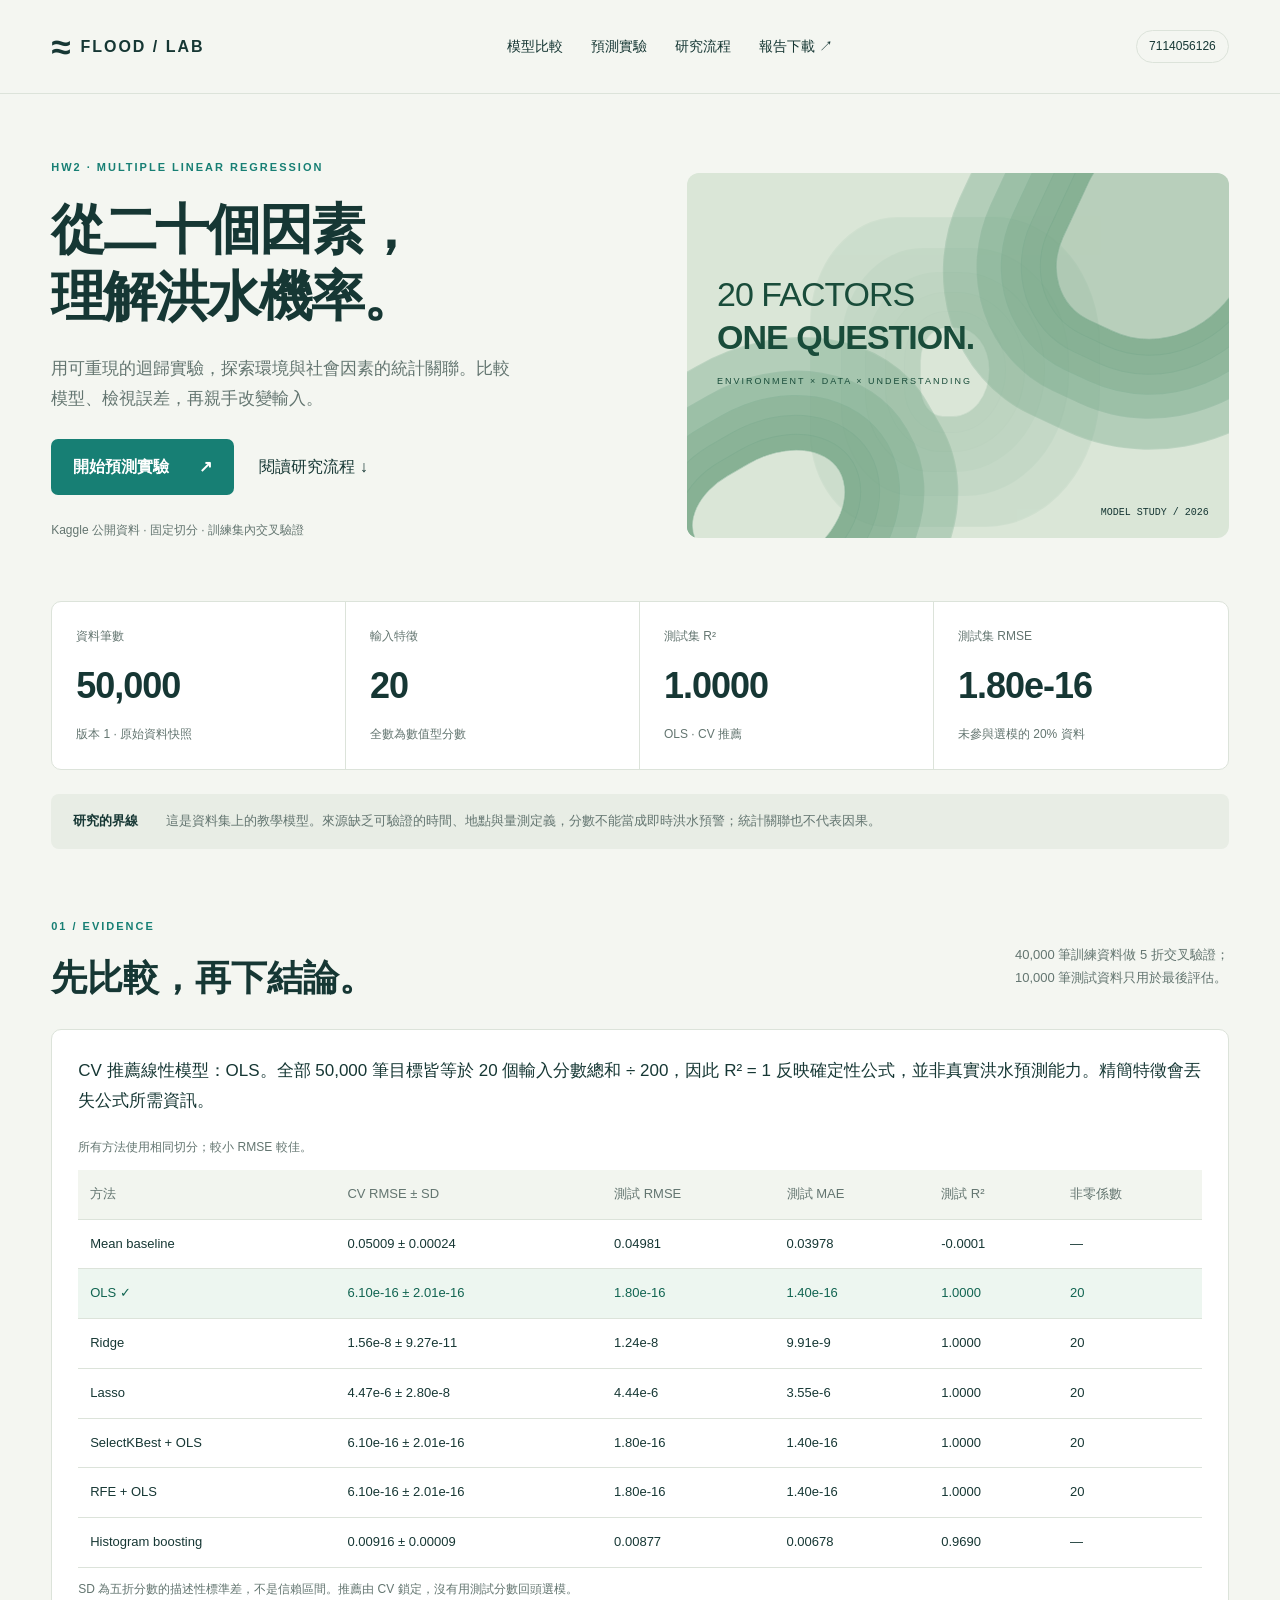
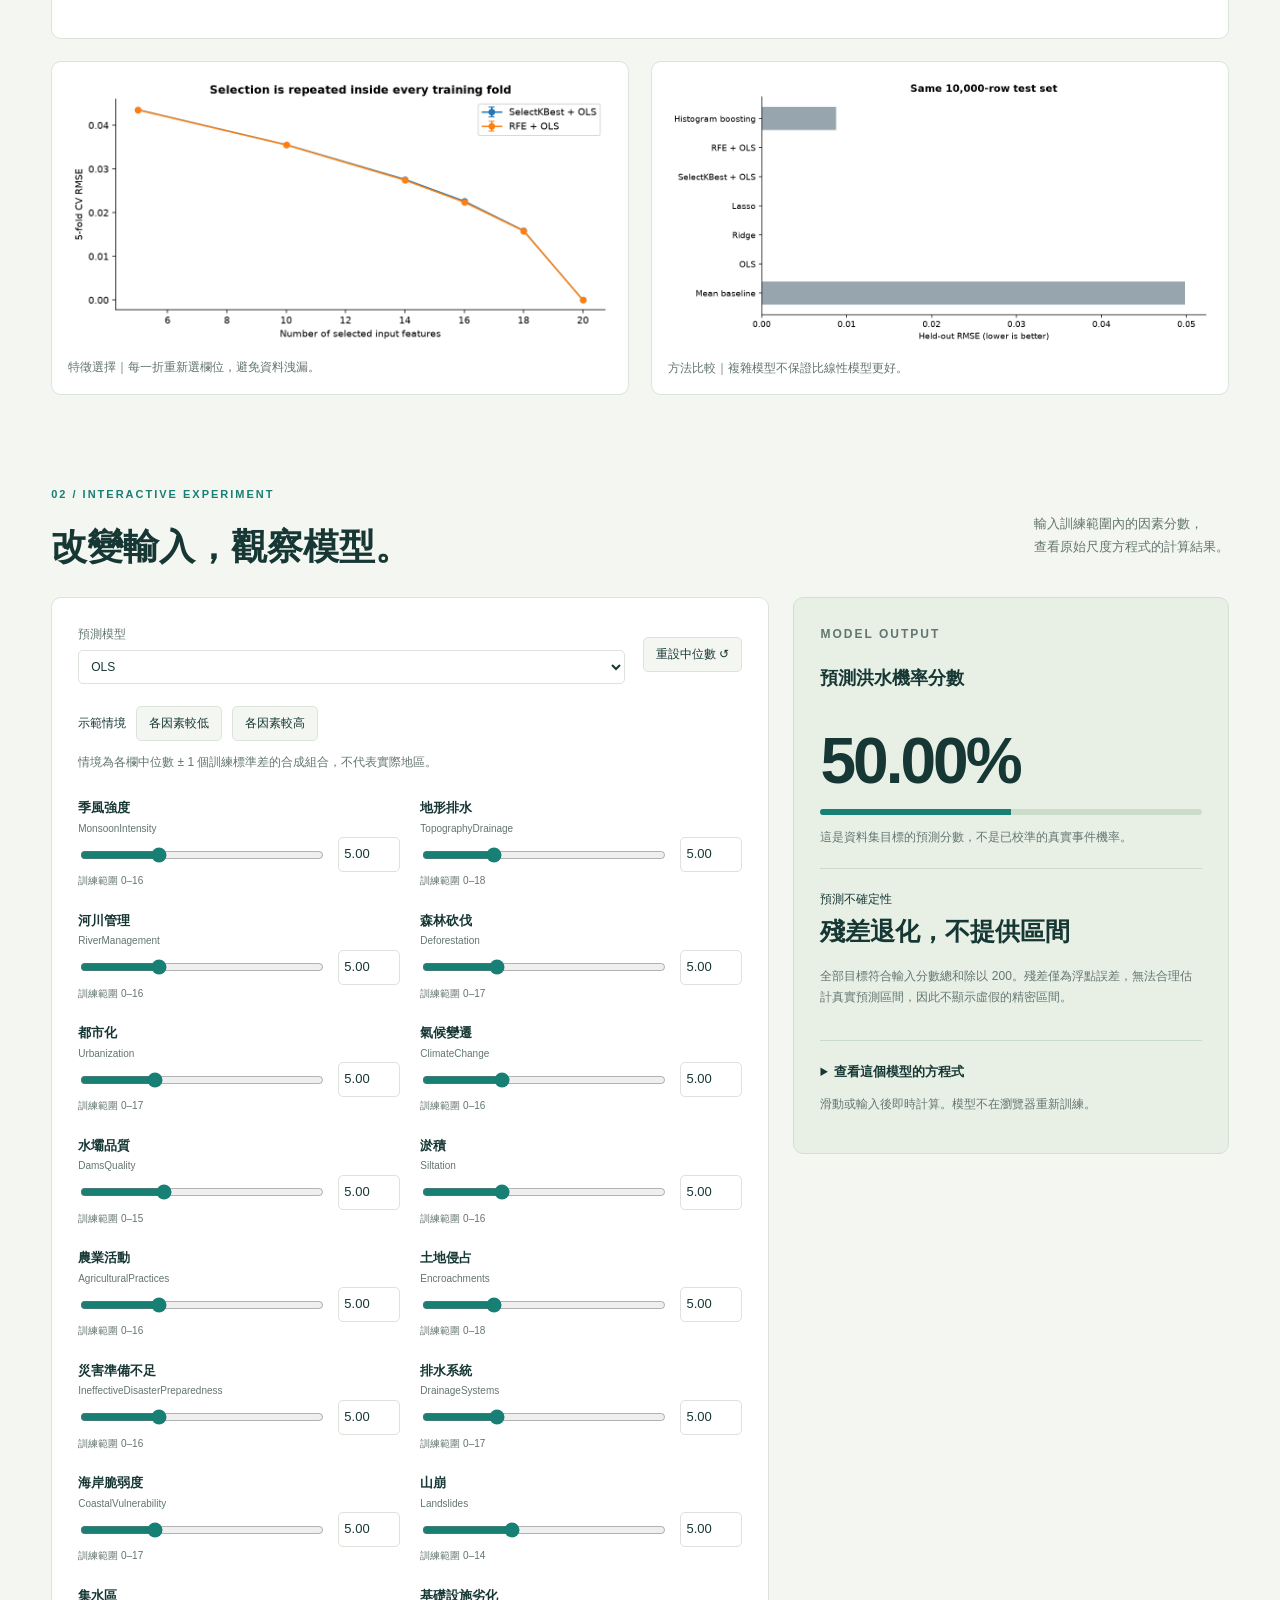
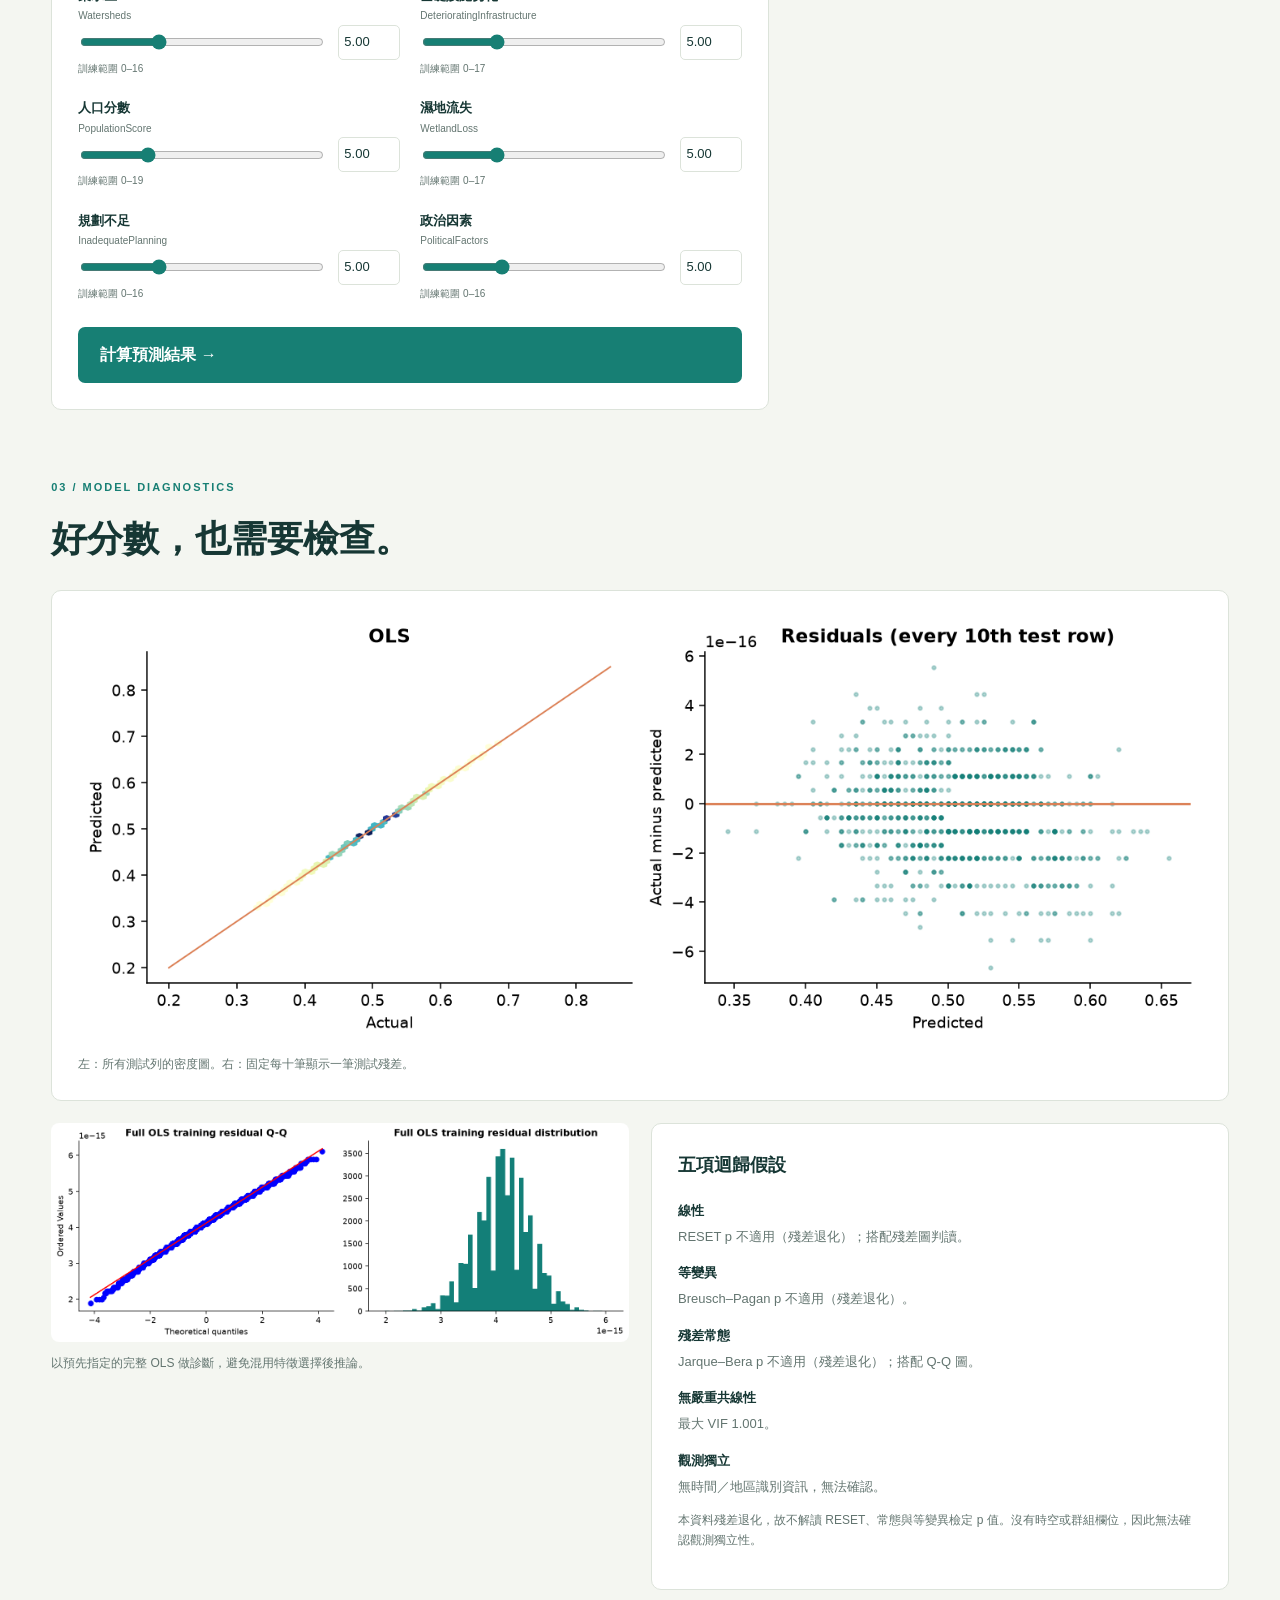
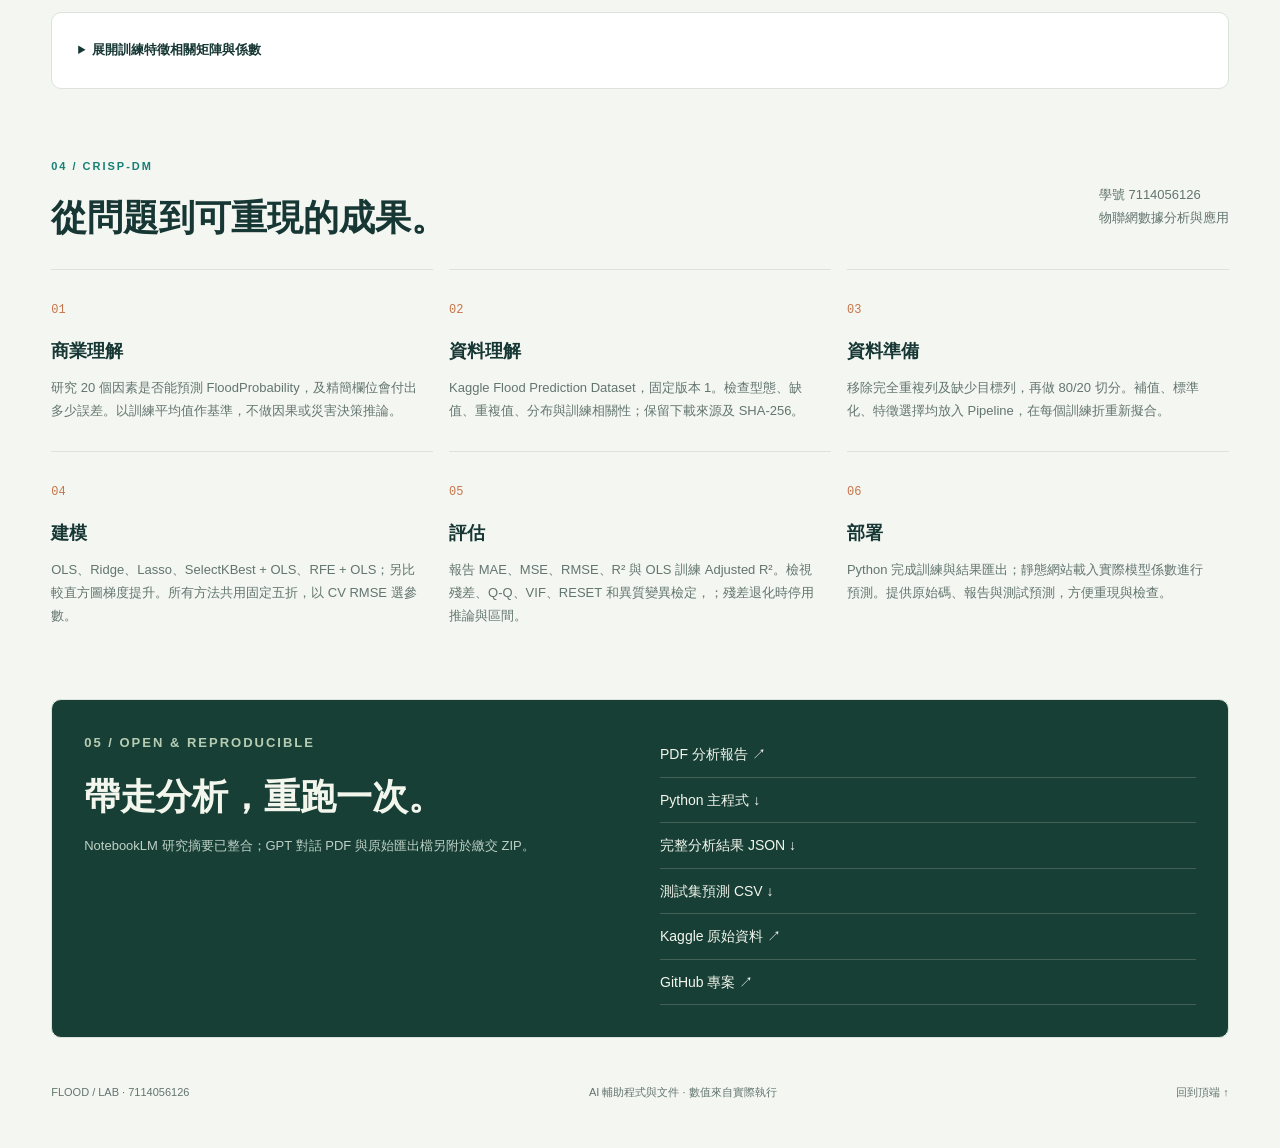
<file: site/index.html>
<!doctype html>
<html lang="zh-Hant"><head><meta charset="UTF-8"><meta name="viewport" content="width=device-width,initial-scale=1"><meta name="description" content="7114056126 HW2：Kaggle 洪水機率多元線性迴歸、特徵選擇與 CRISP-DM 分析"><title>洪水機率研究室 · HW2</title><link rel="stylesheet" href="style.css"></head>
<body><header><a class="brand" href="#">≈ <span>FLOOD / LAB</span></a><nav aria-label="主要導覽"><a href="#results">模型比較</a><a href="#experiment">預測實驗</a><a href="#process">研究流程</a><a href="#downloads">報告下載 ↗</a></nav><span class="id">7114056126</span></header>
<main><section class="hero"><div><p class="eyebrow">HW2 · MULTIPLE LINEAR REGRESSION</p><h1>從二十個因素，<br>理解洪水機率。</h1><p class="intro">用可重現的迴歸實驗，探索環境與社會因素的統計關聯。比較模型、檢視誤差，再親手改變輸入。</p><div class="hero-links"><a class="button" href="#experiment">開始預測實驗 <span>↗</span></a><a href="#process">閱讀研究流程 ↓</a></div><p class="caption">Kaggle 公開資料 · 固定切分 · 訓練集內交叉驗證</p></div><div class="contours" aria-hidden="true"><div class="orb o1"></div><div class="orb o2"></div><div class="orb o3"></div><div class="water-label">20 FACTORS<br><b>ONE QUESTION.</b><small>ENVIRONMENT × DATA × UNDERSTANDING</small></div><span class="coordinate">MODEL STUDY / 2026</span></div></section>
<div id="load-status" role="status">正在載入實際分析結果…</div><section class="stats" aria-label="分析摘要"><div><small>資料筆數</small><strong id="rows">—</strong><span>版本 1 · 原始資料快照</span></div><div><small>輸入特徵</small><strong>20</strong><span>全數為數值型分數</span></div><div><small>測試集 R²</small><strong id="r2">—</strong><span id="recommended">依訓練 CV 選擇線性模型</span></div><div><small>測試集 RMSE</small><strong id="rmse">—</strong><span>未參與選模的 20% 資料</span></div></section>
<aside class="notice"><b>研究的界線</b><span>這是資料集上的教學模型。來源缺乏可驗證的時間、地點與量測定義，分數不能當成即時洪水預警；統計關聯也不代表因果。</span></aside>
<section id="results"><div class="section-head"><div><p class="eyebrow">01 / EVIDENCE</p><h2>先比較，再下結論。</h2></div><p>40,000 筆訓練資料做 5 折交叉驗證；<br>10,000 筆測試資料只用於最後評估。</p></div><div class="panel"><p id="finding" class="finding"></p><div class="table-scroll"><table><caption>所有方法使用相同切分；較小 RMSE 較佳。</caption><thead><tr><th>方法</th><th>CV RMSE ± SD</th><th>測試 RMSE</th><th>測試 MAE</th><th>測試 R²</th><th>非零係數</th></tr></thead><tbody id="model-table"></tbody></table></div><p class="caption">SD 為五折分數的描述性標準差，不是信賴區間。推薦由 CV 鎖定，沒有用測試分數回頭選模。</p></div><div class="two-col plots"><figure><img src="assets/selection.png" alt="SelectKBest 與 RFE 不同特徵數的五折交叉驗證 RMSE"><figcaption>特徵選擇｜每一折重新選欄位，避免資料洩漏。</figcaption></figure><figure><img src="assets/comparison.png" alt="七種方法在保留測試集上的 RMSE 比較"><figcaption>方法比較｜複雜模型不保證比線性模型更好。</figcaption></figure></div></section>
<section id="experiment"><div class="section-head"><div><p class="eyebrow">02 / INTERACTIVE EXPERIMENT</p><h2>改變輸入，觀察模型。</h2></div><p>輸入訓練範圍內的因素分數，<br>查看原始尺度方程式的計算結果。</p></div><div class="experiment-layout"><div class="panel"><div class="form-top"><label>預測模型<select id="model-select" aria-label="預測模型"></select></label><button id="reset" type="button">重設中位數 ↺</button></div><div class="presets"><span>示範情境</span><button type="button" data-preset="low">各因素較低</button><button type="button" data-preset="high">各因素較高</button></div><p class="caption">情境為各欄中位數 ± 1 個訓練標準差的合成組合，不代表實際地區。</p><form id="predict-form"><div id="inputs" class="input-grid"></div><button class="button predict-button" type="submit">計算預測結果 →</button></form></div><aside class="prediction panel"><p class="eyebrow">MODEL OUTPUT</p><h3>預測洪水機率分數</h3><output id="prediction-value" aria-live="polite">—</output><div class="meter"><div id="meter-fill"></div></div><p id="prediction-message" role="status"></p><div class="interval"><small>預測不確定性</small><strong id="prediction-interval">—</strong><p>全部目標符合輸入分數總和除以 200。殘差僅為浮點誤差，無法合理估計真實預測區間，因此不顯示虛假的精密區間。</p></div><details><summary>查看這個模型的方程式</summary><p id="equation" class="equation"></p></details><p class="caption">滑動或輸入後即時計算。模型不在瀏覽器重新訓練。</p></aside></div></section>
<section id="diagnostics"><div class="section-head"><div><p class="eyebrow">03 / MODEL DIAGNOSTICS</p><h2>好分數，也需要檢查。</h2></div></div><figure class="panel"><img src="assets/predictions.png" alt="推薦線性模型的實際值對預測值與殘差圖"><figcaption>左：所有測試列的密度圖。右：固定每十筆顯示一筆測試殘差。</figcaption></figure><div class="two-col"><figure><img src="assets/diagnostics.png" alt="完整 OLS 訓練殘差 Q-Q 圖及分布"><figcaption>以預先指定的完整 OLS 做診斷，避免混用特徵選擇後推論。</figcaption></figure><div class="panel"><h3>五項迴歸假設</h3><dl id="diagnostic-list"></dl><p class="caption">本資料殘差退化，故不解讀 RESET、常態與等變異檢定 p 值。沒有時空或群組欄位，因此無法確認觀測獨立性。</p></div></div><details class="panel"><summary>展開訓練特徵相關矩陣與係數</summary><div class="two-col"><img src="assets/correlation.png" alt="二十個特徵的訓練集 Pearson 相關矩陣"><img src="assets/coefficients.png" alt="完整 OLS 原始尺度係數"></div></details></section>
<section id="process"><div class="section-head"><div><p class="eyebrow">04 / CRISP-DM</p><h2>從問題到可重現的成果。</h2></div><p>學號 7114056126<br>物聯網數據分析與應用</p></div><div class="steps"><article><span>01</span><h3>商業理解</h3><p>研究 20 個因素是否能預測 FloodProbability，及精簡欄位會付出多少誤差。以訓練平均值作基準，不做因果或災害決策推論。</p></article><article><span>02</span><h3>資料理解</h3><p>Kaggle Flood Prediction Dataset，固定版本 1。檢查型態、缺值、重複值、分布與訓練相關性；保留下載來源及 SHA-256。</p></article><article><span>03</span><h3>資料準備</h3><p>移除完全重複列及缺少目標列，再做 80/20 切分。補值、標準化、特徵選擇均放入 Pipeline，在每個訓練折重新擬合。</p></article><article><span>04</span><h3>建模</h3><p>OLS、Ridge、Lasso、SelectKBest + OLS、RFE + OLS；另比較直方圖梯度提升。所有方法共用固定五折，以 CV RMSE 選參數。</p></article><article><span>05</span><h3>評估</h3><p>報告 MAE、MSE、RMSE、R² 與 OLS 訓練 Adjusted R²。檢視殘差、Q-Q、VIF、RESET 和異質變異檢定，；殘差退化時停用推論與區間。</p></article><article><span>06</span><h3>部署</h3><p>Python 完成訓練與結果匯出；靜態網站載入實際模型係數進行預測。提供原始碼、報告與測試預測，方便重現與檢查。</p></article></div></section>
<section id="downloads" class="downloads panel"><div><p class="eyebrow">05 / OPEN & REPRODUCIBLE</p><h2>帶走分析，重跑一次。</h2><p>NotebookLM 研究摘要已整合；GPT 對話 PDF 與原始匯出檔另附於繳交 ZIP。</p></div><div class="download-links"><a href="downloads/7114056126_hw2_report.pdf">PDF 分析報告 ↗</a><a href="downloads/7114056126_hw2.py" download>Python 主程式 ↓</a><a href="assets/results.json" download>完整分析結果 JSON ↓</a><a href="downloads/test_predictions.csv" download>測試集預測 CSV ↓</a><a href="https://www.kaggle.com/datasets/naiyakhalid/flood-prediction-dataset" target="_blank" rel="noreferrer">Kaggle 原始資料 ↗</a><a href="https://github.com/benson103081/HW2-Flood-Regression" target="_blank" rel="noreferrer">GitHub 專案 ↗</a></div></section>
<footer><span>FLOOD / LAB · 7114056126</span><span>AI 輔助程式與文件 · 數值來自實際執行</span><a href="#">回到頂端 ↑</a></footer></main><script src="app.js" defer></script></body></html>
</file>
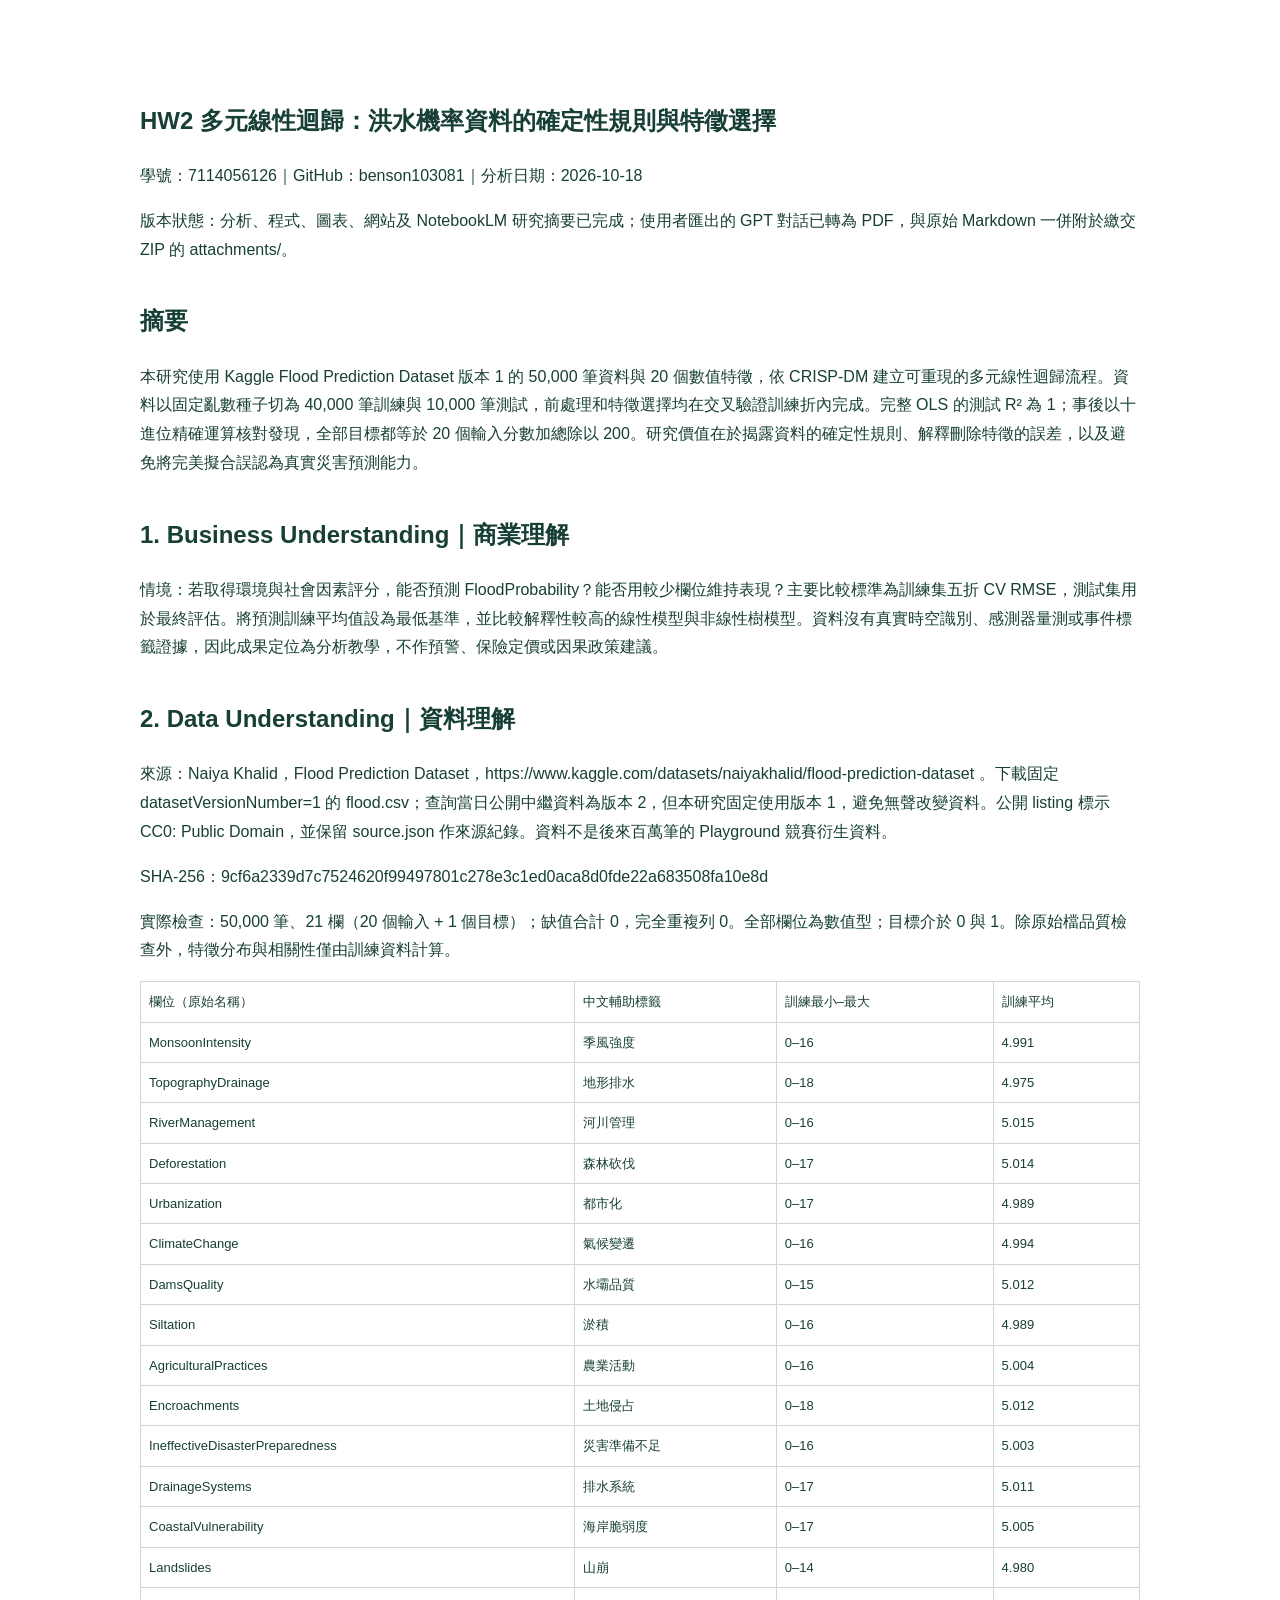
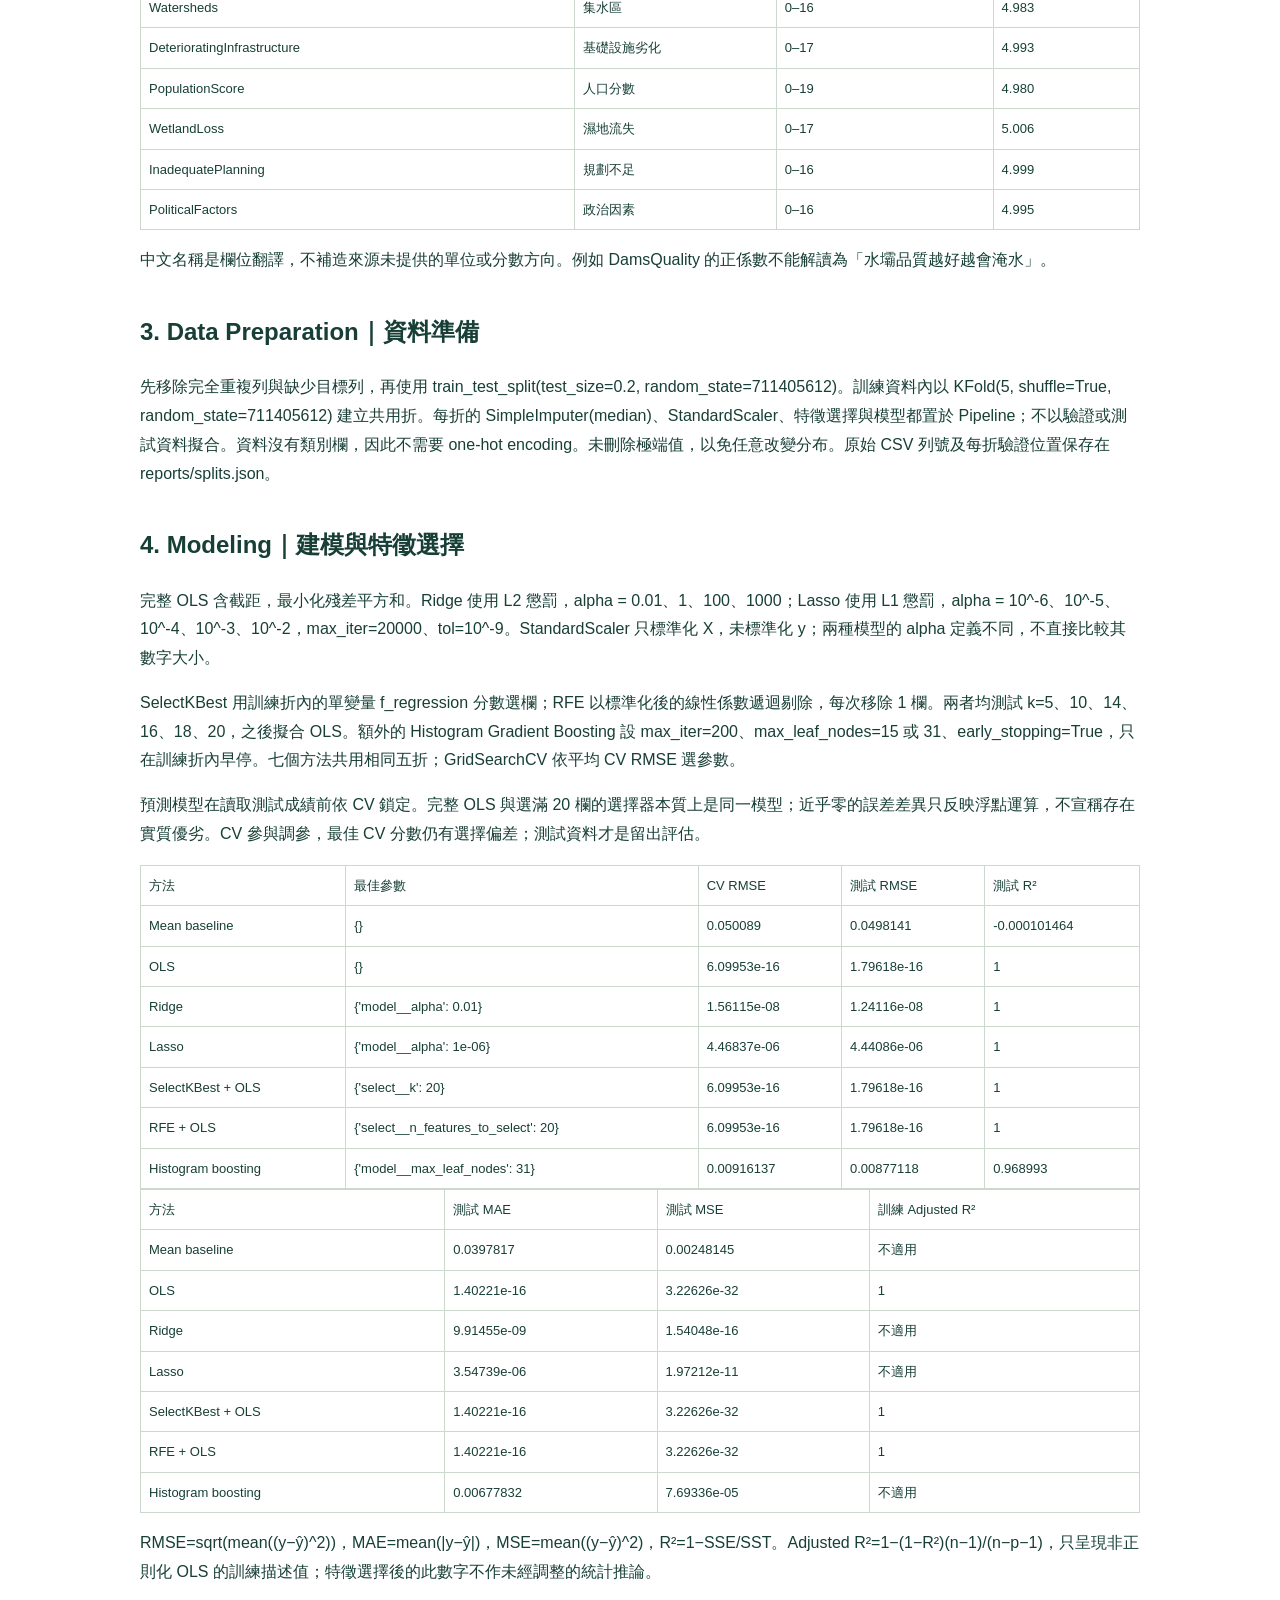
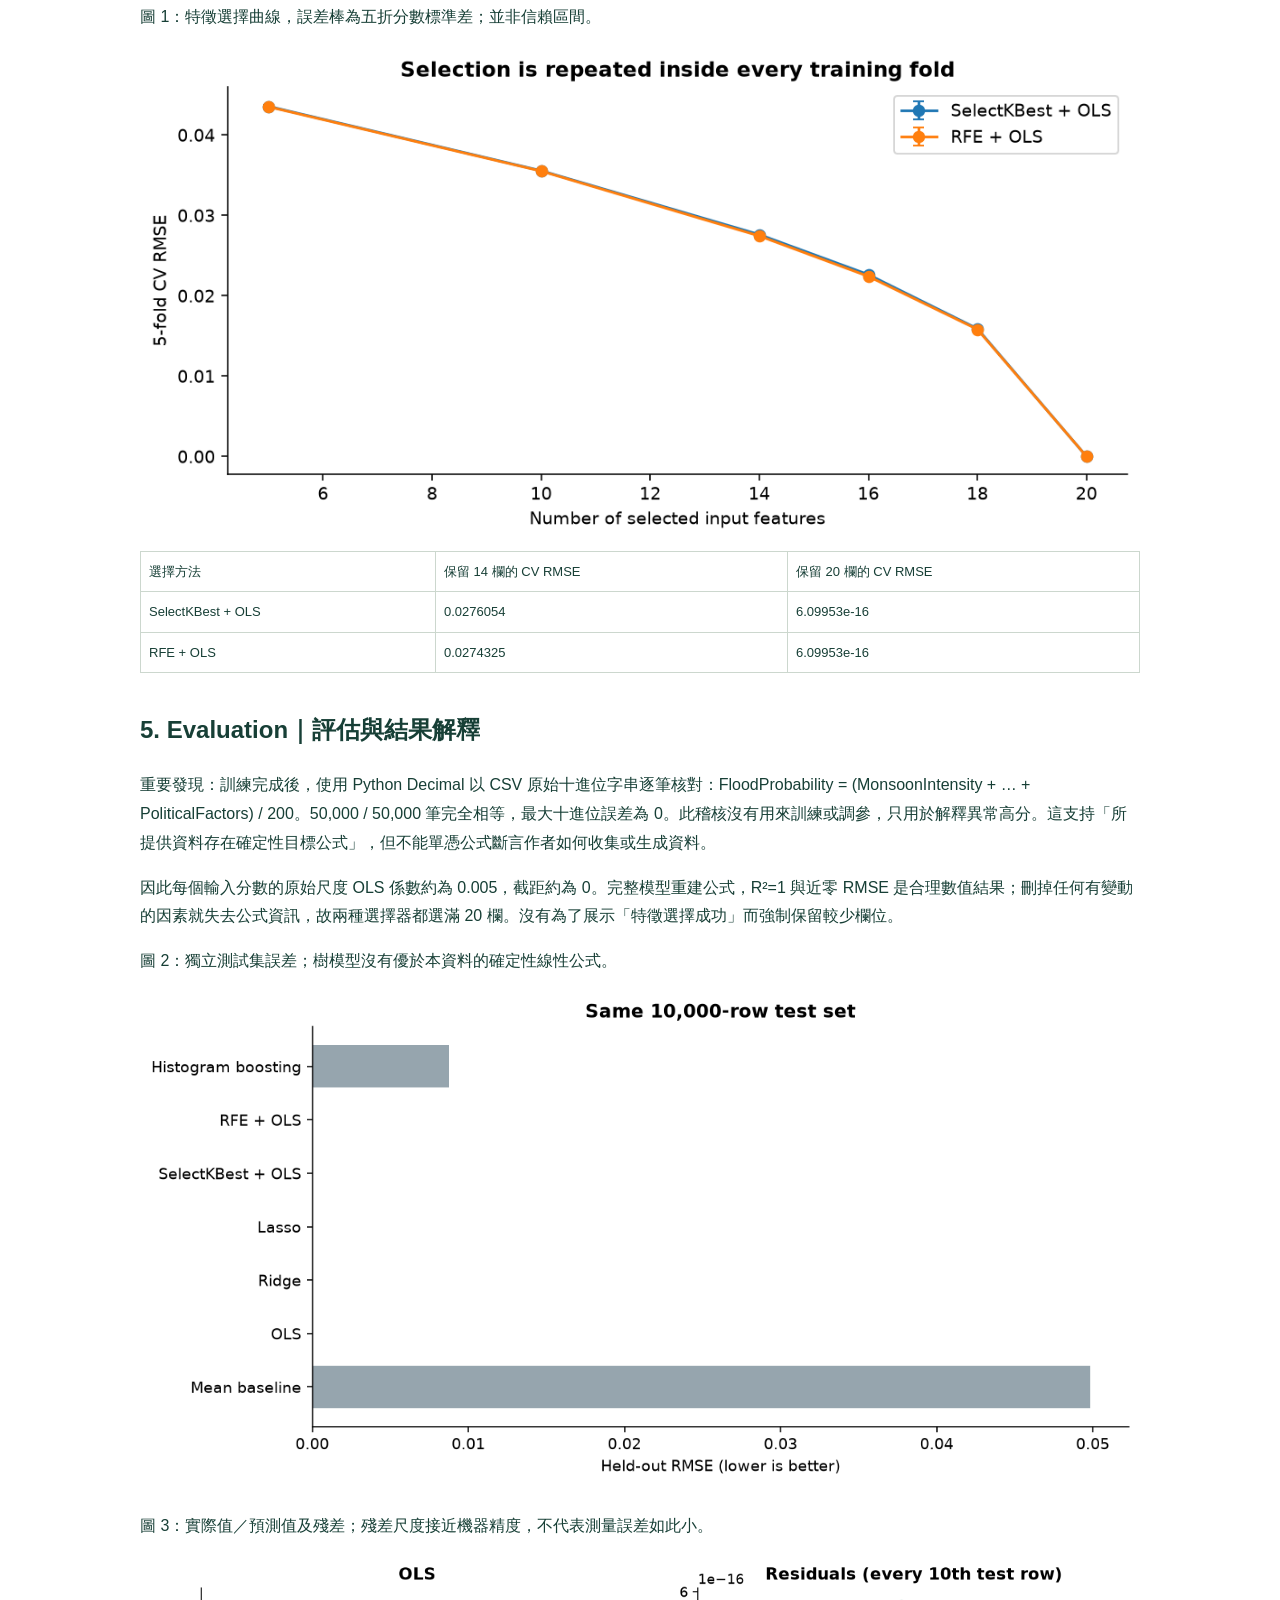
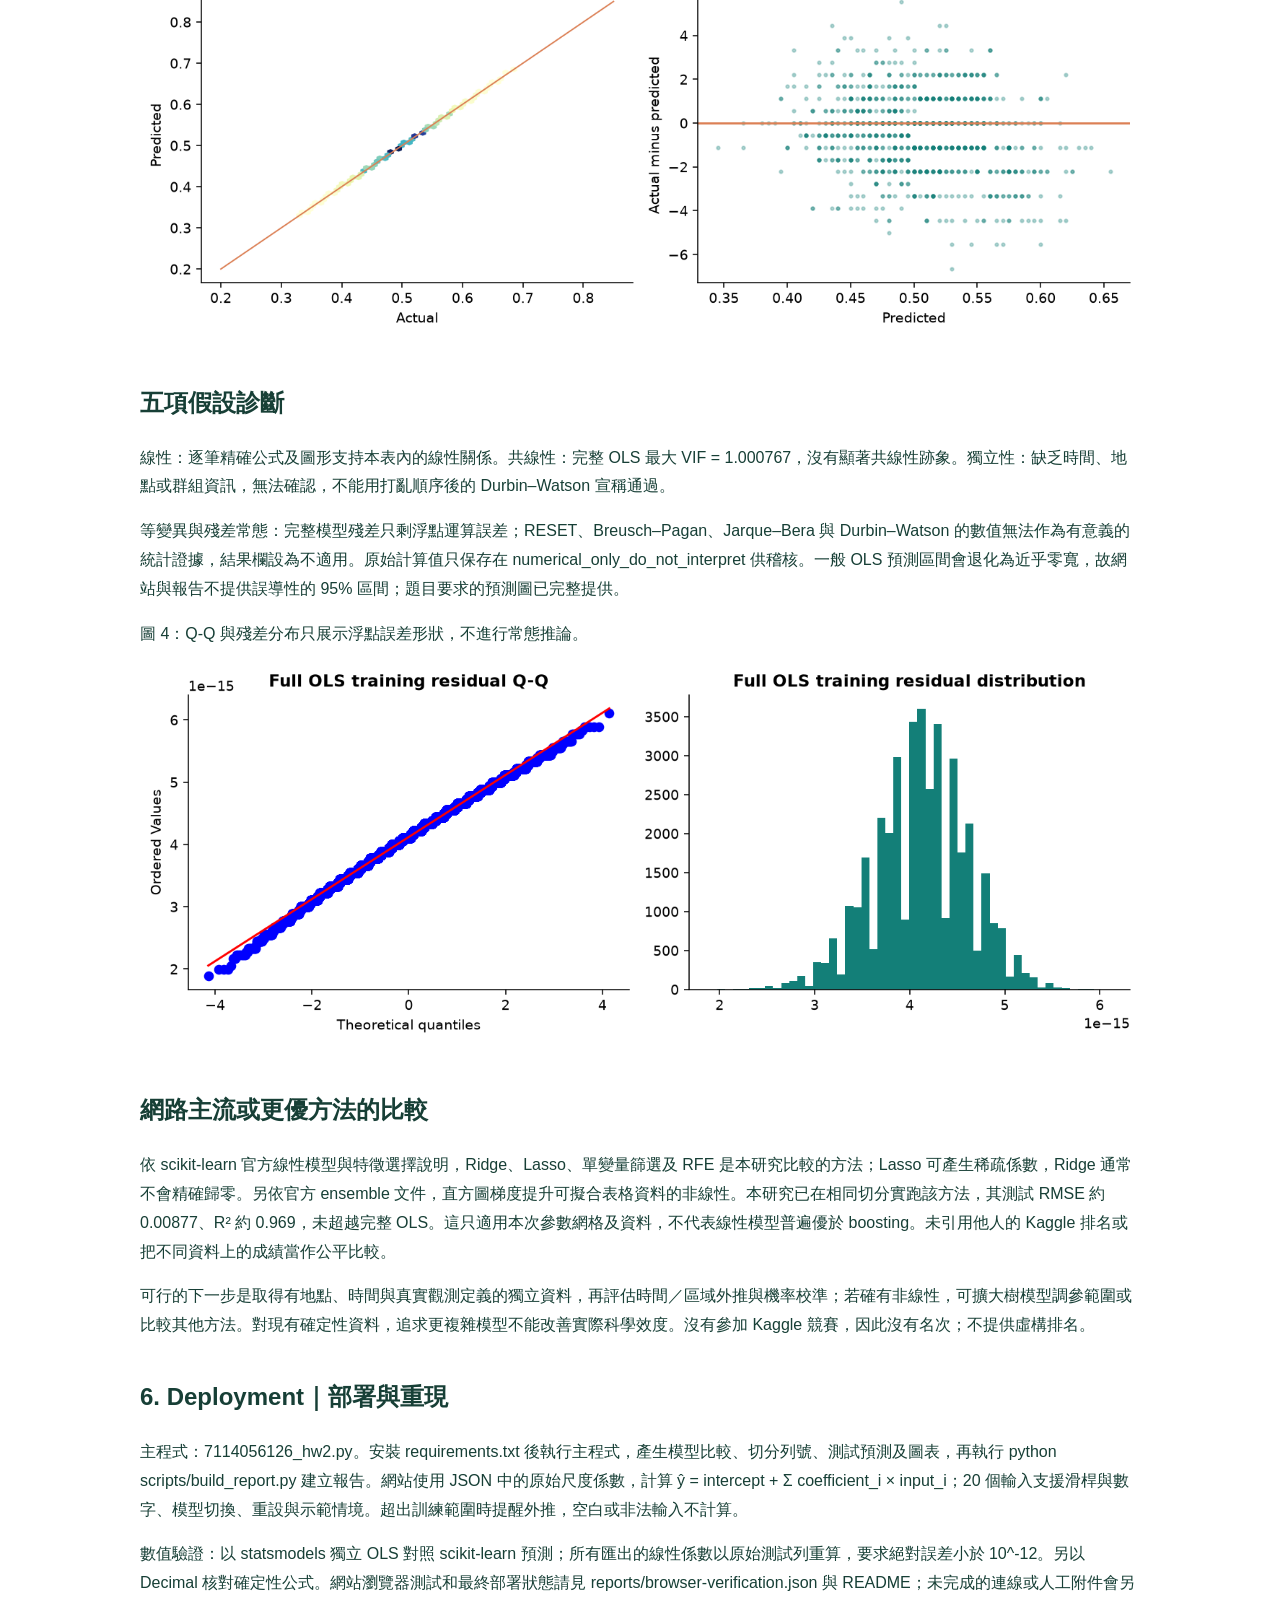
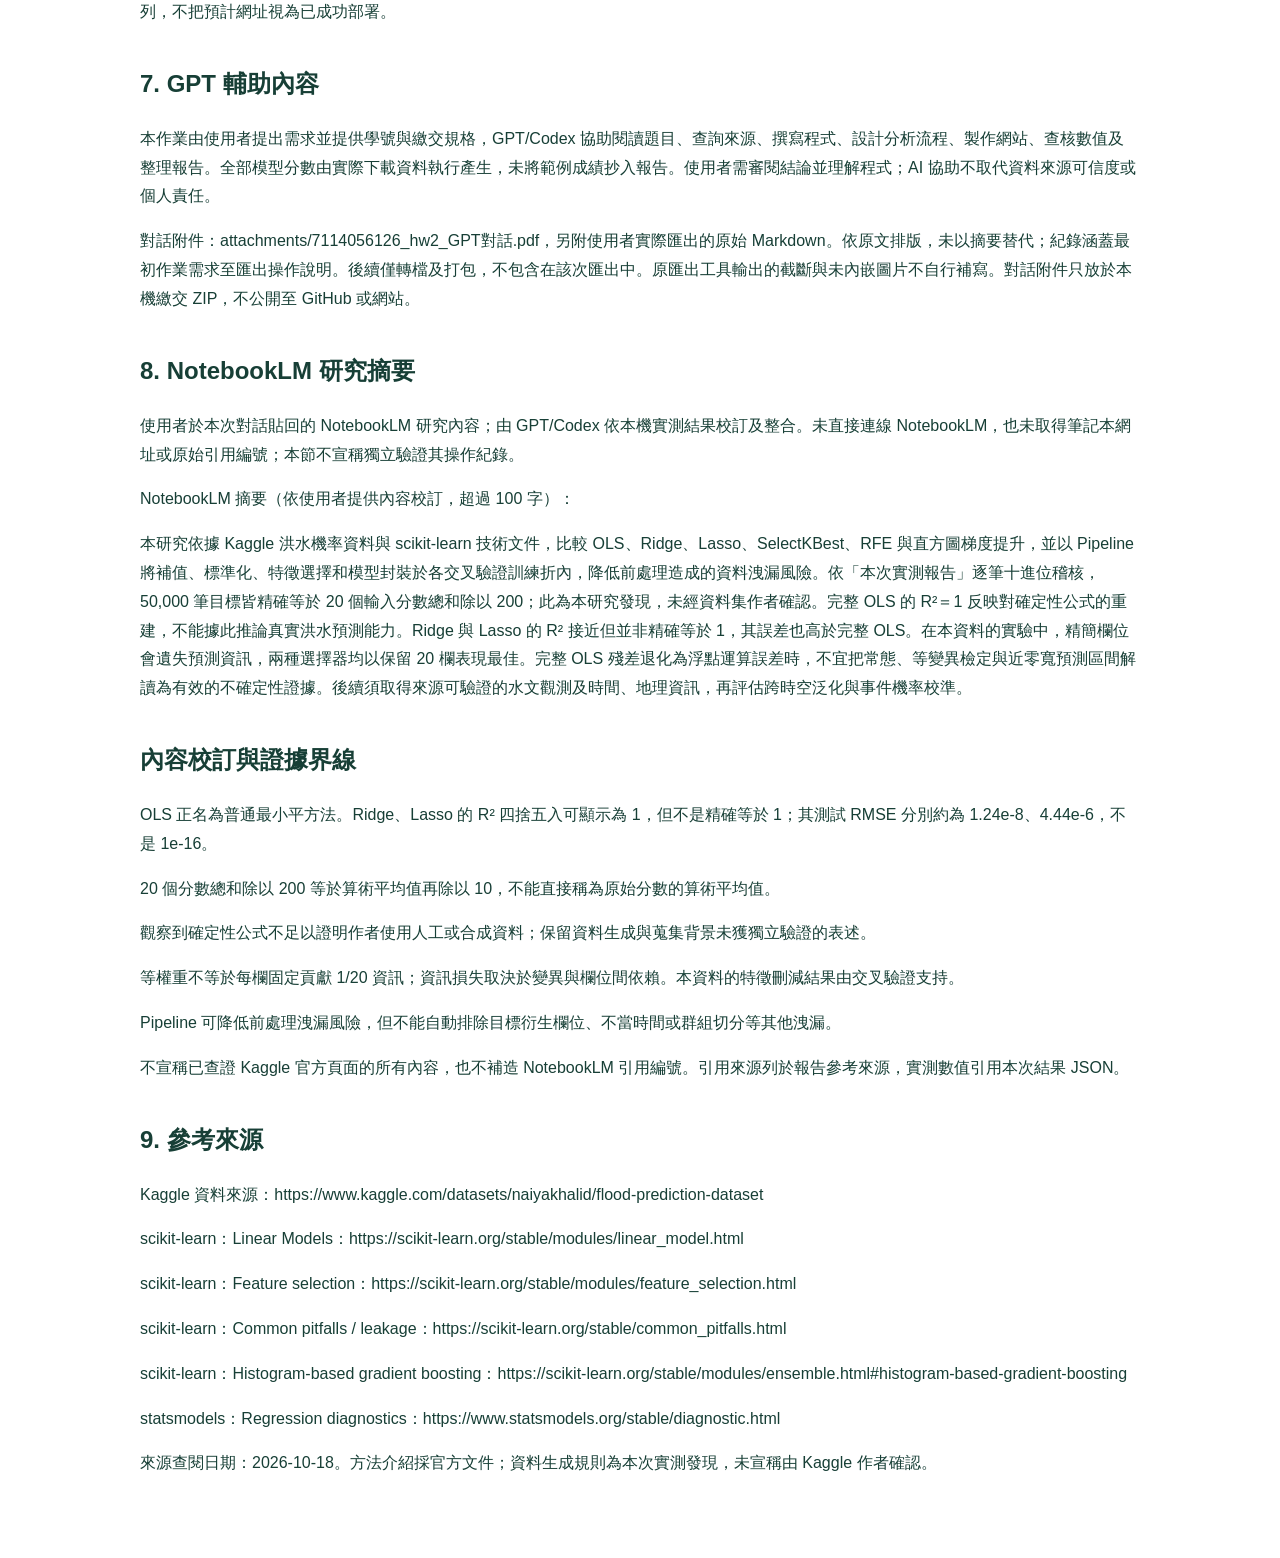
<file: reports/report.html>
<!doctype html><html lang="zh-Hant"><meta charset="utf-8"><title>HW2 分析報告</title><style>body{font:16px/1.8 sans-serif;max-width:1000px;margin:40px auto;padding:24px;color:#173f36}h2{margin-top:35px}img{max-width:100%}table{border-collapse:collapse;width:100%}td{border:1px solid #ccd7ce;padding:8px;font-size:13px}p{overflow-wrap:anywhere}@media print{body{margin:0;font-size:11pt}h2{break-after:avoid}img,table{break-inside:avoid}}</style><h2>HW2 多元線性迴歸：洪水機率資料的確定性規則與特徵選擇</h2><p>學號：7114056126｜GitHub：benson103081｜分析日期：2026-10-18</p><p>版本狀態：分析、程式、圖表、網站及 NotebookLM 研究摘要已完成；使用者匯出的 GPT 對話已轉為 PDF，與原始 Markdown 一併附於繳交 ZIP 的 attachments/。</p><h2>摘要</h2><p>本研究使用 Kaggle Flood Prediction Dataset 版本 1 的 50,000 筆資料與 20 個數值特徵，依 CRISP-DM 建立可重現的多元線性迴歸流程。資料以固定亂數種子切為 40,000 筆訓練與 10,000 筆測試，前處理和特徵選擇均在交叉驗證訓練折內完成。完整 OLS 的測試 R² 為 1；事後以十進位精確運算核對發現，全部目標都等於 20 個輸入分數加總除以 200。研究價值在於揭露資料的確定性規則、解釋刪除特徵的誤差，以及避免將完美擬合誤認為真實災害預測能力。</p><h2>1. Business Understanding｜商業理解</h2><p>情境：若取得環境與社會因素評分，能否預測 FloodProbability？能否用較少欄位維持表現？主要比較標準為訓練集五折 CV RMSE，測試集用於最終評估。將預測訓練平均值設為最低基準，並比較解釋性較高的線性模型與非線性樹模型。資料沒有真實時空識別、感測器量測或事件標籤證據，因此成果定位為分析教學，不作預警、保險定價或因果政策建議。</p><h2>2. Data Understanding｜資料理解</h2><p>來源：Naiya Khalid，Flood Prediction Dataset，https://www.kaggle.com/datasets/naiyakhalid/flood-prediction-dataset 。下載固定 datasetVersionNumber=1 的 flood.csv；查詢當日公開中繼資料為版本 2，但本研究固定使用版本 1，避免無聲改變資料。公開 listing 標示 CC0: Public Domain，並保留 source.json 作來源紀錄。資料不是後來百萬筆的 Playground 競賽衍生資料。</p><p>SHA-256：9cf6a2339d7c7524620f99497801c278e3c1ed0aca8d0fde22a683508fa10e8d</p><p>實際檢查：50,000 筆、21 欄（20 個輸入 + 1 個目標）；缺值合計 0，完全重複列 0。全部欄位為數值型；目標介於 0 與 1。除原始檔品質檢查外，特徵分布與相關性僅由訓練資料計算。</p><table><tr><td>欄位（原始名稱）</td><td>中文輔助標籤</td><td>訓練最小–最大</td><td>訓練平均</td></tr><tr><td>MonsoonIntensity</td><td>季風強度</td><td>0–16</td><td>4.991</td></tr><tr><td>TopographyDrainage</td><td>地形排水</td><td>0–18</td><td>4.975</td></tr><tr><td>RiverManagement</td><td>河川管理</td><td>0–16</td><td>5.015</td></tr><tr><td>Deforestation</td><td>森林砍伐</td><td>0–17</td><td>5.014</td></tr><tr><td>Urbanization</td><td>都市化</td><td>0–17</td><td>4.989</td></tr><tr><td>ClimateChange</td><td>氣候變遷</td><td>0–16</td><td>4.994</td></tr><tr><td>DamsQuality</td><td>水壩品質</td><td>0–15</td><td>5.012</td></tr><tr><td>Siltation</td><td>淤積</td><td>0–16</td><td>4.989</td></tr><tr><td>AgriculturalPractices</td><td>農業活動</td><td>0–16</td><td>5.004</td></tr><tr><td>Encroachments</td><td>土地侵占</td><td>0–18</td><td>5.012</td></tr><tr><td>IneffectiveDisasterPreparedness</td><td>災害準備不足</td><td>0–16</td><td>5.003</td></tr><tr><td>DrainageSystems</td><td>排水系統</td><td>0–17</td><td>5.011</td></tr><tr><td>CoastalVulnerability</td><td>海岸脆弱度</td><td>0–17</td><td>5.005</td></tr><tr><td>Landslides</td><td>山崩</td><td>0–14</td><td>4.980</td></tr><tr><td>Watersheds</td><td>集水區</td><td>0–16</td><td>4.983</td></tr><tr><td>DeterioratingInfrastructure</td><td>基礎設施劣化</td><td>0–17</td><td>4.993</td></tr><tr><td>PopulationScore</td><td>人口分數</td><td>0–19</td><td>4.980</td></tr><tr><td>WetlandLoss</td><td>濕地流失</td><td>0–17</td><td>5.006</td></tr><tr><td>InadequatePlanning</td><td>規劃不足</td><td>0–16</td><td>4.999</td></tr><tr><td>PoliticalFactors</td><td>政治因素</td><td>0–16</td><td>4.995</td></tr></table><p>中文名稱是欄位翻譯，不補造來源未提供的單位或分數方向。例如 DamsQuality 的正係數不能解讀為「水壩品質越好越會淹水」。</p><h2>3. Data Preparation｜資料準備</h2><p>先移除完全重複列與缺少目標列，再使用 train_test_split(test_size=0.2, random_state=711405612)。訓練資料內以 KFold(5, shuffle=True, random_state=711405612) 建立共用折。每折的 SimpleImputer(median)、StandardScaler、特徵選擇與模型都置於 Pipeline；不以驗證或測試資料擬合。資料沒有類別欄，因此不需要 one-hot encoding。未刪除極端值，以免任意改變分布。原始 CSV 列號及每折驗證位置保存在 reports/splits.json。</p><h2>4. Modeling｜建模與特徵選擇</h2><p>完整 OLS 含截距，最小化殘差平方和。Ridge 使用 L2 懲罰，alpha = 0.01、1、100、1000；Lasso 使用 L1 懲罰，alpha = 10^-6、10^-5、10^-4、10^-3、10^-2，max_iter=20000、tol=10^-9。StandardScaler 只標準化 X，未標準化 y；兩種模型的 alpha 定義不同，不直接比較其數字大小。</p><p>SelectKBest 用訓練折內的單變量 f_regression 分數選欄；RFE 以標準化後的線性係數遞迴剔除，每次移除 1 欄。兩者均測試 k=5、10、14、16、18、20，之後擬合 OLS。額外的 Histogram Gradient Boosting 設 max_iter=200、max_leaf_nodes=15 或 31、early_stopping=True，只在訓練折內早停。七個方法共用相同五折；GridSearchCV 依平均 CV RMSE 選參數。</p><p>預測模型在讀取測試成績前依 CV 鎖定。完整 OLS 與選滿 20 欄的選擇器本質上是同一模型；近乎零的誤差差異只反映浮點運算，不宣稱存在實質優劣。CV 參與調參，最佳 CV 分數仍有選擇偏差；測試資料才是留出評估。</p><table><tr><td>方法</td><td>最佳參數</td><td>CV RMSE</td><td>測試 RMSE</td><td>測試 R²</td></tr><tr><td>Mean baseline</td><td>{}</td><td>0.050089</td><td>0.0498141</td><td>-0.000101464</td></tr><tr><td>OLS</td><td>{}</td><td>6.09953e-16</td><td>1.79618e-16</td><td>1</td></tr><tr><td>Ridge</td><td>{&#x27;model__alpha&#x27;: 0.01}</td><td>1.56115e-08</td><td>1.24116e-08</td><td>1</td></tr><tr><td>Lasso</td><td>{&#x27;model__alpha&#x27;: 1e-06}</td><td>4.46837e-06</td><td>4.44086e-06</td><td>1</td></tr><tr><td>SelectKBest + OLS</td><td>{&#x27;select__k&#x27;: 20}</td><td>6.09953e-16</td><td>1.79618e-16</td><td>1</td></tr><tr><td>RFE + OLS</td><td>{&#x27;select__n_features_to_select&#x27;: 20}</td><td>6.09953e-16</td><td>1.79618e-16</td><td>1</td></tr><tr><td>Histogram boosting</td><td>{&#x27;model__max_leaf_nodes&#x27;: 31}</td><td>0.00916137</td><td>0.00877118</td><td>0.968993</td></tr></table><table><tr><td>方法</td><td>測試 MAE</td><td>測試 MSE</td><td>訓練 Adjusted R²</td></tr><tr><td>Mean baseline</td><td>0.0397817</td><td>0.00248145</td><td>不適用</td></tr><tr><td>OLS</td><td>1.40221e-16</td><td>3.22626e-32</td><td>1</td></tr><tr><td>Ridge</td><td>9.91455e-09</td><td>1.54048e-16</td><td>不適用</td></tr><tr><td>Lasso</td><td>3.54739e-06</td><td>1.97212e-11</td><td>不適用</td></tr><tr><td>SelectKBest + OLS</td><td>1.40221e-16</td><td>3.22626e-32</td><td>1</td></tr><tr><td>RFE + OLS</td><td>1.40221e-16</td><td>3.22626e-32</td><td>1</td></tr><tr><td>Histogram boosting</td><td>0.00677832</td><td>7.69336e-05</td><td>不適用</td></tr></table><p>RMSE=sqrt(mean((y−ŷ)^2))，MAE=mean(|y−ŷ|)，MSE=mean((y−ŷ)^2)，R²=1−SSE/SST。Adjusted R²=1−(1−R²)(n−1)/(n−p−1)，只呈現非正則化 OLS 的訓練描述值；特徵選擇後的此數字不作未經調整的統計推論。</p><p>圖 1：特徵選擇曲線，誤差棒為五折分數標準差；並非信賴區間。</p><img src="../site/assets/selection.png" alt="圖 1：特徵選擇曲線，誤差棒為五折分數標準差；並非信賴區間。"><table><tr><td>選擇方法</td><td>保留 14 欄的 CV RMSE</td><td>保留 20 欄的 CV RMSE</td></tr><tr><td>SelectKBest + OLS</td><td>0.0276054</td><td>6.09953e-16</td></tr><tr><td>RFE + OLS</td><td>0.0274325</td><td>6.09953e-16</td></tr></table><h2>5. Evaluation｜評估與結果解釋</h2><p>重要發現：訓練完成後，使用 Python Decimal 以 CSV 原始十進位字串逐筆核對：FloodProbability = (MonsoonIntensity + … + PoliticalFactors) / 200。50,000 / 50,000 筆完全相等，最大十進位誤差為 0。此稽核沒有用來訓練或調參，只用於解釋異常高分。這支持「所提供資料存在確定性目標公式」，但不能單憑公式斷言作者如何收集或生成資料。</p><p>因此每個輸入分數的原始尺度 OLS 係數約為 0.005，截距約為 0。完整模型重建公式，R²=1 與近零 RMSE 是合理數值結果；刪掉任何有變動的因素就失去公式資訊，故兩種選擇器都選滿 20 欄。沒有為了展示「特徵選擇成功」而強制保留較少欄位。</p><p>圖 2：獨立測試集誤差；樹模型沒有優於本資料的確定性線性公式。</p><img src="../site/assets/comparison.png" alt="圖 2：獨立測試集誤差；樹模型沒有優於本資料的確定性線性公式。"><p>圖 3：實際值／預測值及殘差；殘差尺度接近機器精度，不代表測量誤差如此小。</p><img src="../site/assets/predictions.png" alt="圖 3：實際值／預測值及殘差；殘差尺度接近機器精度，不代表測量誤差如此小。"><h2>五項假設診斷</h2><p>線性：逐筆精確公式及圖形支持本表內的線性關係。共線性：完整 OLS 最大 VIF = 1.000767，沒有顯著共線性跡象。獨立性：缺乏時間、地點或群組資訊，無法確認，不能用打亂順序後的 Durbin–Watson 宣稱通過。</p><p>等變異與殘差常態：完整模型殘差只剩浮點運算誤差；RESET、Breusch–Pagan、Jarque–Bera 與 Durbin–Watson 的數值無法作為有意義的統計證據，結果欄設為不適用。原始計算值只保存在 numerical_only_do_not_interpret 供稽核。一般 OLS 預測區間會退化為近乎零寬，故網站與報告不提供誤導性的 95% 區間；題目要求的預測圖已完整提供。</p><p>圖 4：Q-Q 與殘差分布只展示浮點誤差形狀，不進行常態推論。</p><img src="../site/assets/diagnostics.png" alt="圖 4：Q-Q 與殘差分布只展示浮點誤差形狀，不進行常態推論。"><h2>網路主流或更優方法的比較</h2><p>依 scikit-learn 官方線性模型與特徵選擇說明，Ridge、Lasso、單變量篩選及 RFE 是本研究比較的方法；Lasso 可產生稀疏係數，Ridge 通常不會精確歸零。另依官方 ensemble 文件，直方圖梯度提升可擬合表格資料的非線性。本研究已在相同切分實跑該方法，其測試 RMSE 約 0.00877、R² 約 0.969，未超越完整 OLS。這只適用本次參數網格及資料，不代表線性模型普遍優於 boosting。未引用他人的 Kaggle 排名或把不同資料上的成績當作公平比較。</p><p>可行的下一步是取得有地點、時間與真實觀測定義的獨立資料，再評估時間／區域外推與機率校準；若確有非線性，可擴大樹模型調參範圍或比較其他方法。對現有確定性資料，追求更複雜模型不能改善實際科學效度。沒有參加 Kaggle 競賽，因此沒有名次；不提供虛構排名。</p><h2>6. Deployment｜部署與重現</h2><p>主程式：7114056126_hw2.py。安裝 requirements.txt 後執行主程式，產生模型比較、切分列號、測試預測及圖表，再執行 python scripts/build_report.py 建立報告。網站使用 JSON 中的原始尺度係數，計算 ŷ = intercept + Σ coefficient_i × input_i；20 個輸入支援滑桿與數字、模型切換、重設與示範情境。超出訓練範圍時提醒外推，空白或非法輸入不計算。</p><p>數值驗證：以 statsmodels 獨立 OLS 對照 scikit-learn 預測；所有匯出的線性係數以原始測試列重算，要求絕對誤差小於 10^-12。另以 Decimal 核對確定性公式。網站瀏覽器測試和最終部署狀態請見 reports/browser-verification.json 與 README；未完成的連線或人工附件會另列，不把預計網址視為已成功部署。</p><h2>7. GPT 輔助內容</h2><p>本作業由使用者提出需求並提供學號與繳交規格，GPT/Codex 協助閱讀題目、查詢來源、撰寫程式、設計分析流程、製作網站、查核數值及整理報告。全部模型分數由實際下載資料執行產生，未將範例成績抄入報告。使用者需審閱結論並理解程式；AI 協助不取代資料來源可信度或個人責任。</p><p>對話附件：attachments/7114056126_hw2_GPT對話.pdf，另附使用者實際匯出的原始 Markdown。依原文排版，未以摘要替代；紀錄涵蓋最初作業需求至匯出操作說明。後續僅轉檔及打包，不包含在該次匯出中。原匯出工具輸出的截斷與未內嵌圖片不自行補寫。對話附件只放於本機繳交 ZIP，不公開至 GitHub 或網站。</p><h2>8. NotebookLM 研究摘要</h2><p>使用者於本次對話貼回的 NotebookLM 研究內容；由 GPT/Codex 依本機實測結果校訂及整合。未直接連線 NotebookLM，也未取得筆記本網址或原始引用編號；本節不宣稱獨立驗證其操作紀錄。</p><p>NotebookLM 摘要（依使用者提供內容校訂，超過 100 字）：</p><p>本研究依據 Kaggle 洪水機率資料與 scikit-learn 技術文件，比較 OLS、Ridge、Lasso、SelectKBest、RFE 與直方圖梯度提升，並以 Pipeline 將補值、標準化、特徵選擇和模型封裝於各交叉驗證訓練折內，降低前處理造成的資料洩漏風險。依「本次實測報告」逐筆十進位稽核，50,000 筆目標皆精確等於 20 個輸入分數總和除以 200；此為本研究發現，未經資料集作者確認。完整 OLS 的 R²＝1 反映對確定性公式的重建，不能據此推論真實洪水預測能力。Ridge 與 Lasso 的 R² 接近但並非精確等於 1，其誤差也高於完整 OLS。在本資料的實驗中，精簡欄位會遺失預測資訊，兩種選擇器均以保留 20 欄表現最佳。完整 OLS 殘差退化為浮點運算誤差時，不宜把常態、等變異檢定與近零寬預測區間解讀為有效的不確定性證據。後續須取得來源可驗證的水文觀測及時間、地理資訊，再評估跨時空泛化與事件機率校準。</p><h2>內容校訂與證據界線</h2><p>OLS 正名為普通最小平方法。Ridge、Lasso 的 R² 四捨五入可顯示為 1，但不是精確等於 1；其測試 RMSE 分別約為 1.24e-8、4.44e-6，不是 1e-16。</p><p>20 個分數總和除以 200 等於算術平均值再除以 10，不能直接稱為原始分數的算術平均值。</p><p>觀察到確定性公式不足以證明作者使用人工或合成資料；保留資料生成與蒐集背景未獲獨立驗證的表述。</p><p>等權重不等於每欄固定貢獻 1/20 資訊；資訊損失取決於變異與欄位間依賴。本資料的特徵刪減結果由交叉驗證支持。</p><p>Pipeline 可降低前處理洩漏風險，但不能自動排除目標衍生欄位、不當時間或群組切分等其他洩漏。</p><p>不宣稱已查證 Kaggle 官方頁面的所有內容，也不補造 NotebookLM 引用編號。引用來源列於報告參考來源，實測數值引用本次結果 JSON。</p><h2>9. 參考來源</h2><p>Kaggle 資料來源：https://www.kaggle.com/datasets/naiyakhalid/flood-prediction-dataset</p><p>scikit-learn：Linear Models：https://scikit-learn.org/stable/modules/linear_model.html</p><p>scikit-learn：Feature selection：https://scikit-learn.org/stable/modules/feature_selection.html</p><p>scikit-learn：Common pitfalls / leakage：https://scikit-learn.org/stable/common_pitfalls.html</p><p>scikit-learn：Histogram-based gradient boosting：https://scikit-learn.org/stable/modules/ensemble.html#histogram-based-gradient-boosting</p><p>statsmodels：Regression diagnostics：https://www.statsmodels.org/stable/diagnostic.html</p><p>來源查閱日期：2026-10-18。方法介紹採官方文件；資料生成規則為本次實測發現，未宣稱由 Kaggle 作者確認。</p></html>
</file>
<file: site/style.css>
:root{--ink:#163734;--teal:#177f74;--paper:#f4f6f1;--line:#dce3da;--muted:#637570;--orange:#c6754a}*{box-sizing:border-box}html{scroll-behavior:smooth;scroll-padding-top:90px}body{margin:0;background:var(--paper);color:var(--ink);font:16px/1.75 'Segoe UI','Microsoft JhengHei',sans-serif}a{color:inherit;text-decoration:none}button,input,select{font:inherit}button,a,input,select,summary{ -webkit-tap-highlight-color:transparent}a:focus-visible,button:focus-visible,input:focus-visible,select:focus-visible,summary:focus-visible{outline:3px solid var(--orange);outline-offset:4px}header{min-height:80px;border-bottom:1px solid var(--line);display:flex;align-items:center;justify-content:space-between;gap:20px;padding:16px 4vw;background:var(--paper)}.brand{font-size:35px;font-weight:800;display:flex;gap:10px;align-items:center}.brand span{font-size:16px;letter-spacing:2px}nav{display:flex;gap:28px;font-size:14px}.id{font-size:12px;border:1px solid var(--line);padding:5px 12px;border-radius:20px}main{max-width:1340px;margin:auto;padding:0 4vw}.hero{display:grid;grid-template-columns:1.1fr 1fr;align-items:center;gap:40px;padding:64px 0 48px}.eyebrow{letter-spacing:2px;font-size:11px;font-weight:700;color:var(--teal);margin:0 0 18px}h1{font-size:clamp(35px,4.2vw,62px);line-height:1.25;letter-spacing:-2px;margin:0 0 24px}h2{font-size:clamp(25px,3vw,36px);line-height:1.35;margin:0}h3{font-size:18px;margin:0 0 18px}.intro{color:var(--muted);max-width:460px;font-size:17px}.hero-links{display:flex;align-items:center;gap:25px;margin:26px 0}.button{border:0;background:var(--teal);color:white;padding:14px 22px;display:inline-flex;justify-content:space-between;gap:30px;border-radius:7px;font-weight:600;cursor:pointer}.button:hover{background:#106458}.caption,figcaption{font-size:12px;color:var(--muted);line-height:1.65}.contours{height:365px;border-radius:12px;position:relative;overflow:hidden;background:#dae6d7}.orb{position:absolute;border-radius:44% 56% 62% 38%;border:1px solid #669d8070;box-shadow:0 0 0 15px #93b79a55,0 0 0 16px #669d8044,0 0 0 34px #93b79a55,0 0 0 35px #669d8044,0 0 0 54px #93b79a55,0 0 0 55px #669d8044,0 0 0 78px #93b79a33,0 0 0 79px #669d8044,0 0 0 109px #93b79a33,0 0 0 110px #669d8044}.o1{width:180px;height:200px;right:-20px;top:-30px;transform:rotate(25deg);background:#86ad9266}.o2{width:160px;height:110px;left:5px;bottom:-30px;transform:rotate(-30deg)}.o3{width:70px;height:90px;left:43%;top:42%;opacity:.35}.water-label{position:absolute;inset:100px 30px auto;color:#194c3a;font-size:34px;line-height:1.25;letter-spacing:-1px}.water-label small{display:block;font-size:9px;letter-spacing:2px;margin-top:18px}.coordinate{position:absolute;bottom:20px;right:20px;font:10px monospace}.stats{display:grid;grid-template-columns:repeat(4,1fr);border:1px solid var(--line);border-radius:10px;background:#fff}.stats>div{padding:24px;border-right:1px solid var(--line)}.stats>div:last-child{border:0}.stats small,.stats span{display:block;color:var(--muted);font-size:12px}.stats strong{display:block;font-size:36px;font-weight:600;letter-spacing:-1px;margin:7px 0}.notice{display:flex;gap:28px;font-size:13px;margin:24px 0 0;padding:16px 22px;background:#e8ede5;border-radius:8px}.notice b{white-space:nowrap}.notice span{color:var(--muted)}section[id]{padding-top:68px}.section-head{display:flex;justify-content:space-between;align-items:end;gap:20px;margin-bottom:26px}.section-head>p{font-size:13px;color:var(--muted)}.panel{background:#fff;border:1px solid var(--line);padding:26px;border-radius:10px}.finding{font-size:17px;line-height:1.8;margin:0 0 20px}.table-scroll{overflow-x:auto}table{width:100%;border-collapse:collapse;text-align:left;font-size:13px;white-space:nowrap}caption{text-align:left;color:var(--muted);margin-bottom:12px;font-size:12px}th,td{padding:13px 12px;border-bottom:1px solid var(--line)}th{font-weight:500;background:#f2f5ef;color:var(--muted)}tr.recommended{background:#edf6f0;color:#116451}.two-col{display:grid;grid-template-columns:1fr 1fr;gap:22px;margin:22px 0}figure{margin:0;min-width:0}img{width:100%;height:auto;display:block;border-radius:8px}figcaption{padding-top:12px}.plots figure{background:white;padding:16px;border:1px solid var(--line);border-radius:10px}.experiment-layout{display:grid;grid-template-columns:1.65fr 1fr;gap:24px;align-items:start}.form-top{display:flex;align-items:center;justify-content:space-between;gap:18px}.form-top label{font-size:12px;color:var(--muted);flex:1}select{display:block;width:100%;padding:8px;margin-top:5px;border:1px solid var(--line);border-radius:5px;color:var(--ink);background:white}button:not(.button){background:var(--paper);border:1px solid var(--line);border-radius:5px;padding:6px 12px;color:var(--ink);cursor:pointer;font-size:12px}.presets{display:flex;align-items:center;gap:10px;margin-top:22px;font-size:12px}.input-grid{display:grid;grid-template-columns:1fr 1fr;gap:20px;margin-top:24px}.input-item label{display:block;font-size:13px;font-weight:600}.input-item small{display:block;font-size:10px;color:var(--muted);overflow-wrap:anywhere}.input-row{display:flex;align-items:center;gap:12px}.input-row input[type=range]{width:100%;min-width:0;accent-color:var(--teal)}.input-row input[type=number]{width:62px;flex-shrink:0;padding:5px;border:1px solid var(--line);border-radius:5px;font-size:13px;color:var(--ink)}.predict-button{margin-top:25px;width:100%}.prediction{position:sticky;top:24px;background:#e8f0e6;border-color:#d1e0cf}.prediction output{font-size:64px;letter-spacing:-3px;line-height:1.5;font-weight:600}.meter{height:6px;background:#ccdcca;border-radius:5px;overflow:hidden}.meter>div{background:var(--teal);height:100%;width:0;transition:width .2s}.prediction p{font-size:12px;color:var(--muted)}.interval{border-top:1px solid #cadbc9;border-bottom:1px solid #cadbc9;padding:20px 0;margin:20px 0}.interval small{display:block;font-size:12px}.interval strong{font-size:25px;display:block}.equation{overflow-wrap:anywhere;font-family:monospace}summary{cursor:pointer;font-size:13px;font-weight:600}dl{font-size:13px}dt{font-weight:600;margin-top:14px}dd{margin:3px 0;color:var(--muted)}.steps{display:grid;grid-template-columns:repeat(3,1fr);gap:16px}.steps article{border-top:1px solid var(--line);padding:24px 16px 12px 0}.steps article>span{font:12px monospace;color:var(--orange)}.steps h3{margin:14px 0 10px}.steps p{font-size:13px;color:var(--muted);margin:0}.downloads{margin-top:60px;display:grid;grid-template-columns:1fr 1fr;gap:40px;padding:32px!important;background:#173f36;color:#f3f6ed}.downloads .eyebrow{color:#b7cdb3}.downloads p{font-size:13px;color:#bfd0c5}.download-links{display:grid;grid-template-columns:1fr;gap:0}.download-links a{font-size:14px;padding:10px 0;border-bottom:1px solid #436155}.download-links a:hover{color:#dac6a4}footer{display:flex;justify-content:space-between;gap:20px;margin:45px 0;font-size:11px;color:var(--muted)}#load-status{font-size:13px;color:var(--orange)}@media(max-width:900px){nav{gap:14px}.id{display:none}.hero{gap:24px}.contours{height:320px}.experiment-layout{grid-template-columns:1fr}.prediction{position:static}.two-col{grid-template-columns:1fr}.stats>div{padding:18px}.stats strong{font-size:28px}}@media(max-width:600px){header{flex-wrap:wrap;gap:8px;padding:12px 5vw}.brand{font-size:28px}nav{width:100%;justify-content:space-between;font-size:12px;gap:8px}main{padding:0 5vw}.hero{grid-template-columns:1fr;padding:35px 0 28px;gap:20px}.hero h1{font-size:40px}.contours{height:200px}.water-label{inset:35px 24px auto;font-size:28px}.hero-links{gap:18px;font-size:13px}.stats{grid-template-columns:1fr 1fr}.stats>div{border-bottom:1px solid var(--line)}.stats>div:nth-child(2){border-right:0}.stats>div:nth-child(3){border-bottom:0}.notice{display:block}.notice b{display:block;margin-bottom:6px}.section-head{display:block}.section-head>p{margin-top:12px}section[id]{padding-top:45px}.panel{padding:18px}.input-grid{gap:14px}.input-item label{font-size:12px}.input-row{gap:5px}.input-row input[type=number]{width:50px}.steps{grid-template-columns:1fr 1fr;gap:12px}.downloads{grid-template-columns:1fr;gap:14px;padding:24px!important}.form-top{gap:12px}.presets{flex-wrap:wrap}.prediction output{font-size:56px}footer{flex-direction:column;gap:7px}.eyebrow{font-size:10px;letter-spacing:1px}}
</file>
